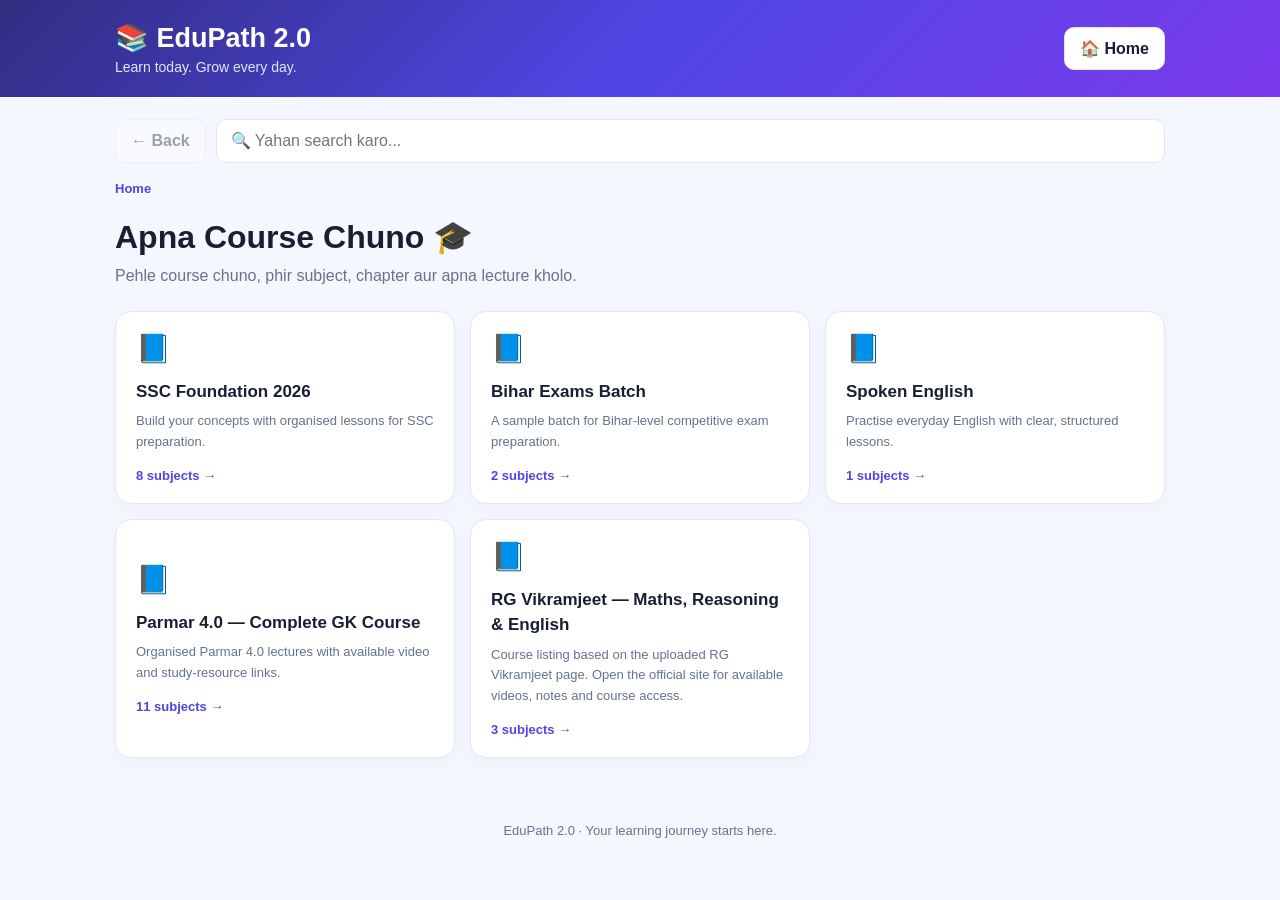
<file: index.html>
﻿
<!DOCTYPE html>
<html lang="hi">
<head>
<meta charset="UTF-8">
<meta name="viewport" content="width=device-width, initial-scale=1">
<title>EduPath 2.0</title>
<style>
:root {
  --primary: #4f46e5;
  --dark: #172033;
  --muted: #64748b;
  --bg: #f5f7ff;
  --border: #e2e8f0;
  --white: #fff;
}
* { box-sizing: border-box; }
body {
  margin: 0;
  background: var(--bg);
  color: var(--dark);
  font-family: Arial, Helvetica, sans-serif;
}
header {
  background: linear-gradient(135deg,#312e81,#4f46e5,#7c3aed);
  color: white;
  padding: 22px 0;
}
.wrap { width: min(1050px,94%); margin: auto; }
.top {
  display: flex;
  justify-content: space-between;
  align-items: center;
  gap: 12px;
  flex-wrap: wrap;
}
.brand { font-size: 27px; font-weight: 800; }
.tagline { margin-top: 5px; color: #e0e7ff; font-size: 14px; }
main { padding: 22px 0 40px; }
.toolbar {
  display: flex;
  gap: 10px;
  flex-wrap: wrap;
  margin-bottom: 18px;
}
button, input { font: inherit; }
button { cursor: pointer; }
.back, .home-btn {
  border: 1px solid var(--border);
  background: white;
  border-radius: 10px;
  padding: 11px 15px;
  color: var(--dark);
  font-weight: 700;
}
.back:disabled { opacity: .4; cursor: not-allowed; }
.search {
  flex: 1;
  min-width: 190px;
  border: 1px solid var(--border);
  border-radius: 10px;
  padding: 12px 14px;
  outline-color: var(--primary);
}
.breadcrumbs {
  display: flex;
  flex-wrap: wrap;
  gap: 7px;
  align-items: center;
  color: var(--muted);
  font-size: 13px;
  margin: 14px 0 22px;
}
.crumb {
  border: 0;
  padding: 0;
  color: var(--primary);
  background: transparent;
  font-weight: 700;
}
.heading { margin: 0 0 7px; font-size: clamp(24px,4vw,32px); }
.subtitle { margin: 0 0 22px; color: var(--muted); line-height: 1.6; }
.grid {
  display: grid;
  grid-template-columns: repeat(3,minmax(0,1fr));
  gap: 15px;
}
.card {
  width: 100%;
  text-align: left;
  background: var(--white);
  border: 1px solid var(--border);
  border-radius: 16px;
  padding: 20px;
  color: var(--dark);
  box-shadow: 0 5px 18px #17203308;
  transition: transform .15s, border-color .15s;
}
.card:hover { transform: translateY(-2px); border-color: #a5b4fc; }
.card-icon { font-size: 28px; margin-bottom: 14px; }
.card-title { font-size: 17px; font-weight: 800; line-height: 1.5; }
.card-desc { color: var(--muted); font-size: 13px; line-height: 1.6; margin-top: 7px; }
.card-bottom { margin-top: 15px; color: var(--primary); font-size: 13px; font-weight: 700; }
.panel {
  background: white;
  border: 1px solid var(--border);
  border-radius: 16px;
  padding: 20px;
  margin-bottom: 16px;
}
.panel h3 { margin: 0 0 12px; }
.resource-list { display: flex; flex-wrap: wrap; gap: 9px; }
.resource {
  display: inline-block;
  border-radius: 10px;
  background: #eef2ff;
  color: #4338ca;
  padding: 11px 14px;
  text-decoration: none;
  font-weight: 700;
  font-size: 14px;
  overflow-wrap: anywhere;
}
.resource:hover { background: #ddd6fe; }
.meta { color: var(--muted); font-size: 14px; line-height: 1.7; }
.notice {
  background: white;
  border: 1px dashed #cbd5e1;
  border-radius: 14px;
  padding: 22px;
  line-height: 1.7;
  color: var(--muted);
}
footer { text-align: center; padding: 25px 0; color: var(--muted); font-size: 13px; }
@media(max-width:760px) {
  .grid { grid-template-columns: repeat(2,minmax(0,1fr)); }
}
@media(max-width:500px) {
  .grid { grid-template-columns: 1fr; }
  .brand { font-size: 24px; }
  .card { padding: 17px; }
}
</style>
</head>
<body>

<header>
  <div class="wrap top">
    <div>
      <div class="brand">📚 EduPath 2.0</div>
      <div class="tagline">Learn today. Grow every day.</div>
    </div>
    <button class="home-btn" id="homeBtn">🏠 Home</button>
  </div>
</header>

<main class="wrap">
  <div class="toolbar">
    <button class="back" id="backBtn" disabled>← Back</button>
    <input class="search" id="search" type="search"
      placeholder="🔍 Yahan search karo..." aria-label="Search">
  </div>

  <nav class="breadcrumbs" id="breadcrumbs" aria-label="Breadcrumb"></nav>
  <section id="app" aria-live="polite">
    <div class="notice">EduPath load ho raha hai...</div>
  </section>
</main>

<footer>EduPath 2.0 · Your learning journey starts here.</footer>

<script src="data.js"></script>
<script>
(() => {
  const app = document.getElementById("app");
  const search = document.getElementById("search");
  const backBtn = document.getElementById("backBtn");
  const homeBtn = document.getElementById("homeBtn");
  const breadcrumbs = document.getElementById("breadcrumbs");

  let stack = [{ type: "home" }];

  function text(value) {
    return value == null ? "" : String(value);
  }

  function courseName(course) {
    return course.title || course.name || course.id || "Course";
  }

  function subjectName(subject) {
    return subject.name || subject.title || subject.id || "Subject";
  }

  function subjectsOf(course) {
    return Array.isArray(course.subjects) ? course.subjects : [];
  }

  function lecturesOf(subject) {
    return Array.isArray(subject.lectures) ? subject.lectures : [];
  }

  function el(tag, className, value) {
    const node = document.createElement(tag);
    if (className) node.className = className;
    if (value !== undefined) node.textContent = text(value);
    return node;
  }

  function add(parent, child) {
    parent.appendChild(child);
    return child;
  }

  function current() {
    return stack[stack.length - 1];
  }

  function courseAt(index) {
    return COURSE_DATA[index];
  }

  function subjectAt(page) {
    return subjectsOf(courseAt(page.courseIndex))[page.subjectIndex];
  }

  // Subject ke lectures ko chapter folders mein arrange karo.
  // Agar data.js mein chapters nahi hain, to lecture ke chapter/unit/topic
  // field se grouping hogi; warna "All Lectures" folder banega.
  function chaptersOf(subject) {
    if (Array.isArray(subject.chapters) && subject.chapters.length) {
      return subject.chapters.map((chapter, index) => ({
        key: "chapter:" + index,
        name: chapter.title || chapter.name || chapter.id || ("Chapter " + (index + 1)),
        description: chapter.description || "",
        lectures: Array.isArray(chapter.lectures) ? chapter.lectures : []
      }));
    }

    const lectures = lecturesOf(subject);
    const groups = new Map();

    lectures.forEach((lecture, index) => {
      const chapterName =
        lecture.chapterName ||
        lecture.chapter ||
        lecture.unit ||
        lecture.topic ||
        "All Lectures";

      const key = text(chapterName);
      if (!groups.has(key)) groups.set(key, []);
      groups.get(key).push({ ...lecture, __originalIndex: index });
    });

    return Array.from(groups.entries()).map(([name, items], index) => ({
      key: "group:" + index,
      name,
      description: "",
      lectures: items
    }));
  }

  function getChapter(page) {
    const chapters = chaptersOf(subjectAt(page));
    return chapters.find(chapter => chapter.key === page.chapterKey) || null;
  }

  function makeCard(icon, title, description, bottom, onClick) {
    const button = el("button", "card");
    button.type = "button";
    add(button, el("div", "card-icon", icon));
    add(button, el("div", "card-title", title));
    if (description) add(button, el("div", "card-desc", description));
    if (bottom) add(button, el("div", "card-bottom", bottom));
    button.addEventListener("click", onClick);
    return button;
  }

  function openPage(page) {
    stack.push(page);
    search.value = "";
    render();
    window.scrollTo({ top: 0, behavior: "smooth" });
  }

  function goBack() {
    if (stack.length > 1) {
      stack.pop();
      search.value = "";
      render();
    }
  }

  function goHome() {
    stack = [{ type: "home" }];
    search.value = "";
    render();
    window.scrollTo({ top: 0, behavior: "smooth" });
  }

  function goTo(index) {
    stack = stack.slice(0, index + 1);
    search.value = "";
    render();
  }

  function renderBreadcrumbs() {
    breadcrumbs.replaceChildren();

    stack.forEach((page, index) => {
      if (index > 0) add(breadcrumbs, el("span", "", "›"));

      const label =
        page.type === "home" ? "Home" :
        page.type === "course" ? courseName(courseAt(page.courseIndex)) :
        page.type === "subject" ? subjectName(subjectAt(page)) :
        page.type === "chapter" ? (getChapter(page)?.name || "Chapter") :
        (page.lecture?.title || "Lecture");

      const crumb = el("button", "crumb", label);
      crumb.type = "button";
      crumb.addEventListener("click", () => goTo(index));
      add(breadcrumbs, crumb);
    });
  }

  function addResource(container, label, url) {
    if (typeof url !== "string" || !url.trim()) return;

    try {
      const parsed = new URL(url.trim(), window.location.href);
      if (!["https:", "http:"].includes(parsed.protocol)) return;

      const link = el("a", "resource", label);
      link.href = parsed.href;
      link.target = "_blank";
      link.rel = "noopener noreferrer";
      add(container, link);
    } catch (_) {}
  }

  function showHome(query) {
    const heading = el("h1", "heading", "Apna Course Chuno 🎓");
    add(app, heading);
    add(app, el("p", "subtitle",
      "Pehle course chuno, phir subject, chapter aur apna lecture kholo."));

    const grid = add(app, el("div", "grid"));
    let count = 0;

    COURSE_DATA.forEach((course, index) => {
      const name = courseName(course);
      const description = course.description || "Course ke subjects aur lectures dekhein.";
      const searchable = (name + " " + description).toLowerCase();
      if (query && !searchable.includes(query)) return;

      count++;
      grid.appendChild(makeCard(
        "📘",
        name,
        description,
        subjectsOf(course).length + " subjects  →",
        () => openPage({ type: "course", courseIndex: index })
      ));
    });

    if (!count) showEmpty("Is search se koi course nahi mila.");
  }

  function showCourse(page, query) {
    const course = courseAt(page.courseIndex);
    add(app, el("h1", "heading", courseName(course)));
    add(app, el("p", "subtitle",
      course.description || "Apne course ka subject select karo."));

    const grid = add(app, el("div", "grid"));
    let count = 0;

    subjectsOf(course).forEach((subject, subjectIndex) => {
      const name = subjectName(subject);
      const chapters = chaptersOf(subject);
      const lectures = chapters.reduce((sum, chapter) => sum + chapter.lectures.length, 0);
      const searchable = (name + " " + text(subject.description)).toLowerCase();
      if (query && !searchable.includes(query)) return;

      count++;
      grid.appendChild(makeCard(
        "📂",
        name,
        subject.description || "Is subject ke chapters aur lectures dekho.",
        chapters.length + " folders · " + lectures + " lectures  →",
        () => openPage({
          type: "subject",
          courseIndex: page.courseIndex,
          subjectIndex
        })
      ));
    });

    if (!count) showEmpty("Is search se koi subject nahi mila.");
  }

  function showSubject(page, query) {
    const subject = subjectAt(page);
    add(app, el("h1", "heading", subjectName(subject)));
    add(app, el("p", "subtitle",
      subject.description || "Chapter folder kholo aur lecture select karo."));

    const grid = add(app, el("div", "grid"));
    let count = 0;

    chaptersOf(subject).forEach(chapter => {
      const lectureCount = chapter.lectures.length;
      const searchable = (chapter.name + " " + chapter.description).toLowerCase();
      if (query && !searchable.includes(query)) return;

      count++;
      grid.appendChild(makeCard(
        "📁",
        chapter.name,
        chapter.description || "Is folder ke andar ke lectures dekho.",
        lectureCount + " lectures  →",
        () => openPage({
          type: "chapter",
          courseIndex: page.courseIndex,
          subjectIndex: page.subjectIndex,
          chapterKey: chapter.key
        })
      ));
    });

    if (!count) showEmpty("Is subject mein koi chapter ya lecture nahi mila.");
  }

  function showChapter(page, query) {
    const chapter = getChapter(page);
    if (!chapter) return showEmpty("Chapter nahi mila. Back dabakar wapas jao.");

    add(app, el("h1", "heading", chapter.name));
    add(app, el("p", "subtitle",
      chapter.description || "Apna lecture chuno."));

    const grid = add(app, el("div", "grid"));
    let count = 0;

    chapter.lectures.forEach((lecture, index) => {
      const title = lecture.title || ("Lecture " + (index + 1));
      const searchable = (
        title + " " + text(lecture.description) + " " + text(lecture.duration)
      ).toLowerCase();

      if (query && !searchable.includes(query)) return;

      count++;
      grid.appendChild(makeCard(
        "▶️",
        title,
        lecture.description || "Video, PDF aur available study resources dekho.",
        (lecture.duration ? "⏱ " + lecture.duration + " · " : "") + "Lecture kholo →",
        () => openPage({
          type: "lecture",
          courseIndex: page.courseIndex,
          subjectIndex: page.subjectIndex,
          chapterKey: page.chapterKey,
          lecture
        })
      ));
    });

    if (!count) showEmpty("Is folder mein search se koi lecture nahi mila.");
  }

  function showLecture(page) {
    const lecture = page.lecture;

    add(app, el("h1", "heading", lecture.title || "Lecture"));
    add(app, el("p", "subtitle",
      "Is lecture ke available videos, PDFs aur study resources yahan milenge."));

    const info = add(app, el("section", "panel"));
    add(info, el("h3", "", "📖 Lecture Details"));

    if (lecture.duration) {
      add(info, el("p", "meta", "⏱ Duration: " + lecture.duration));
    }

    if (lecture.description) {
      add(info, el("p", "meta", lecture.description));
    }

    const resources = add(app, el("section", "panel"));
    add(resources, el("h3", "", "📚 Study Resources"));
    const list = add(resources, el("div", "resource-list"));
    const before = list.childElementCount;

    addResource(list, "▶ Watch Video", lecture.videoUrl);
    addResource(list, "📄 PDF Notes", lecture.pdfUrl);
    addResource(list, "🇮🇳 Hindi Notes", lecture.notesHiUrl);
    addResource(list, "🇬🇧 English Notes", lecture.notesEnUrl);
    addResource(list, "📝 Quiz", lecture.quizUrl);
    addResource(list, "✍ Handwritten Notes", lecture.handwrittenUrl);
    addResource(list, "📊 PPT", lecture.pptUrl);

    if (list.childElementCount === before) {
      add(resources, el("p", "meta",
        "Is lecture ke links abhi data.js mein add nahi kiye gaye hain."));
    }
  }

  function showEmpty(message) {
    add(app, el("div", "notice", message));
  }

  function render() {
    app.replaceChildren();
    renderBreadcrumbs();
    backBtn.disabled = stack.length <= 1;

    if (typeof COURSE_DATA === "undefined" || !Array.isArray(COURSE_DATA)) {
      showEmpty(
        "Course data load nahi hua. Check karo ki index.html aur data.js ek hi folder mein hain aur data.js mein COURSE_DATA array hai."
      );
      return;
    }

    if (COURSE_DATA.length === 0) {
      showEmpty("data.js mein abhi koi course nahi hai.");
      return;
    }

    const query = search.value.trim().toLowerCase();
    const page = current();

    if (page.type === "home") showHome(query);
    else if (page.type === "course") showCourse(page, query);
    else if (page.type === "subject") showSubject(page, query);
    else if (page.type === "chapter") showChapter(page, query);
    else if (page.type === "lecture") showLecture(page);
  }

  backBtn.addEventListener("click", goBack);
  homeBtn.addEventListener("click", goHome);
  search.addEventListener("input", render);

  render();
})();
</script>
</body>
</html>
</file>
